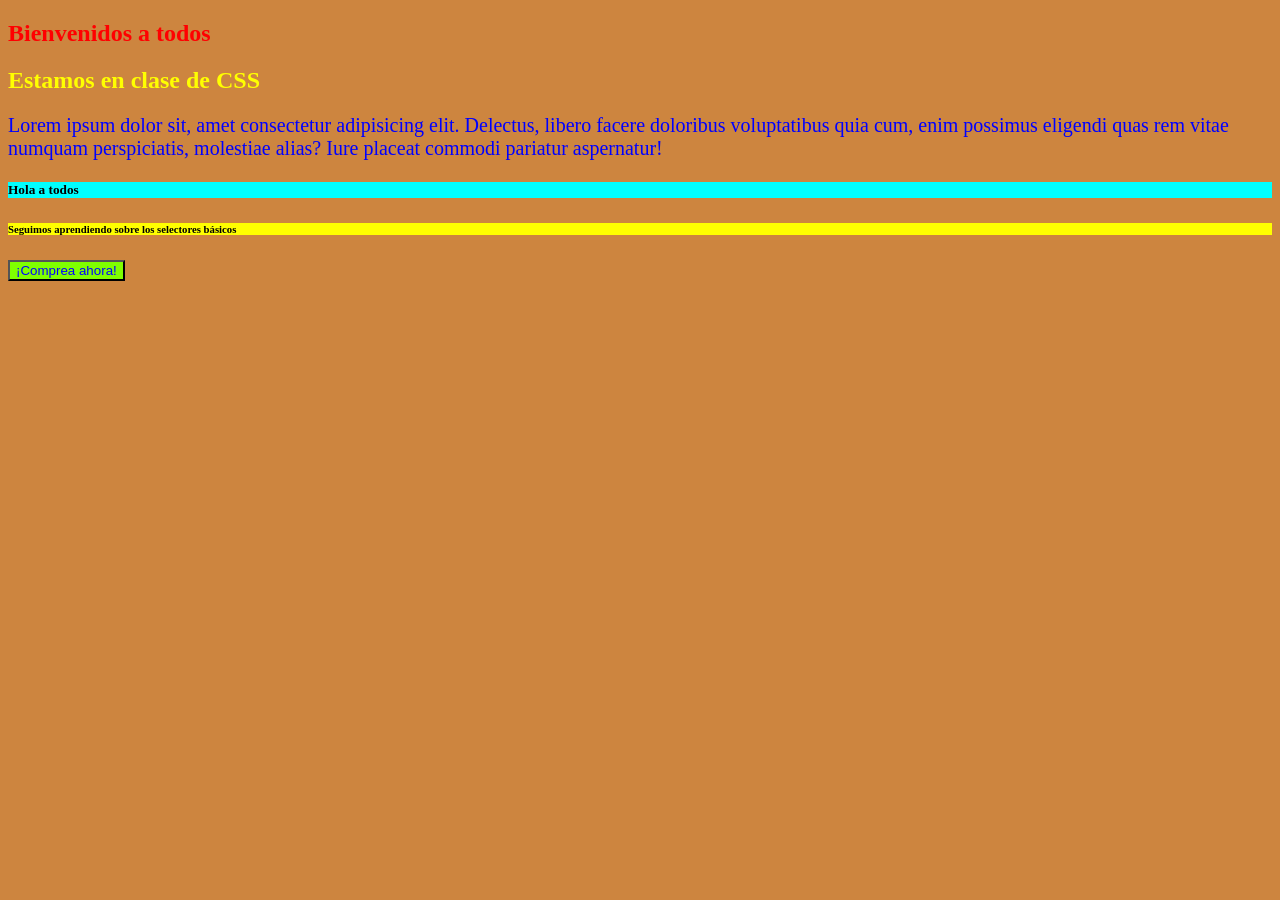
<file: dia01-01-css/index.html>
<!DOCTYPE html>
<html lang="en">
<head>
    <meta charset="UTF-8">
    <meta name="viewport" content="width=device-width, initial-scale=1.0">
    <title>CSS</title>
    <style>
    p {
            color: green;
            font-size: 20px;
        }
        h2 {
            color: orange;
        }
    </style>
    <link rel="stylesheet" href="estilos.css">
    
</head>
<body>
    <!--esto es un comentario ctrl  }-->
    <section>
        <h1 style="color: red;">Bienvenidos a todos</h1>
        <h2 style="color: yellow;">Estamos en clase de CSS</h2>
        <p>Lorem ipsum dolor sit, amet consectetur adipisicing elit. Delectus, libero facere doloribus voluptatibus quia cum, enim possimus eligendi quas rem vitae numquam perspiciatis, molestiae alias? Iure placeat commodi pariatur aspernatur!</p>
    </section>

    <section>
        <h5>Hola a todos</h5>
        <h6 id="estado">Seguimos aprendiendo sobre los selectores básicos</h6>
        <button class="btn texto-resaltado btn-verde">¡Comprea ahora!</button>
    </section>
</body>
</html>
</file>
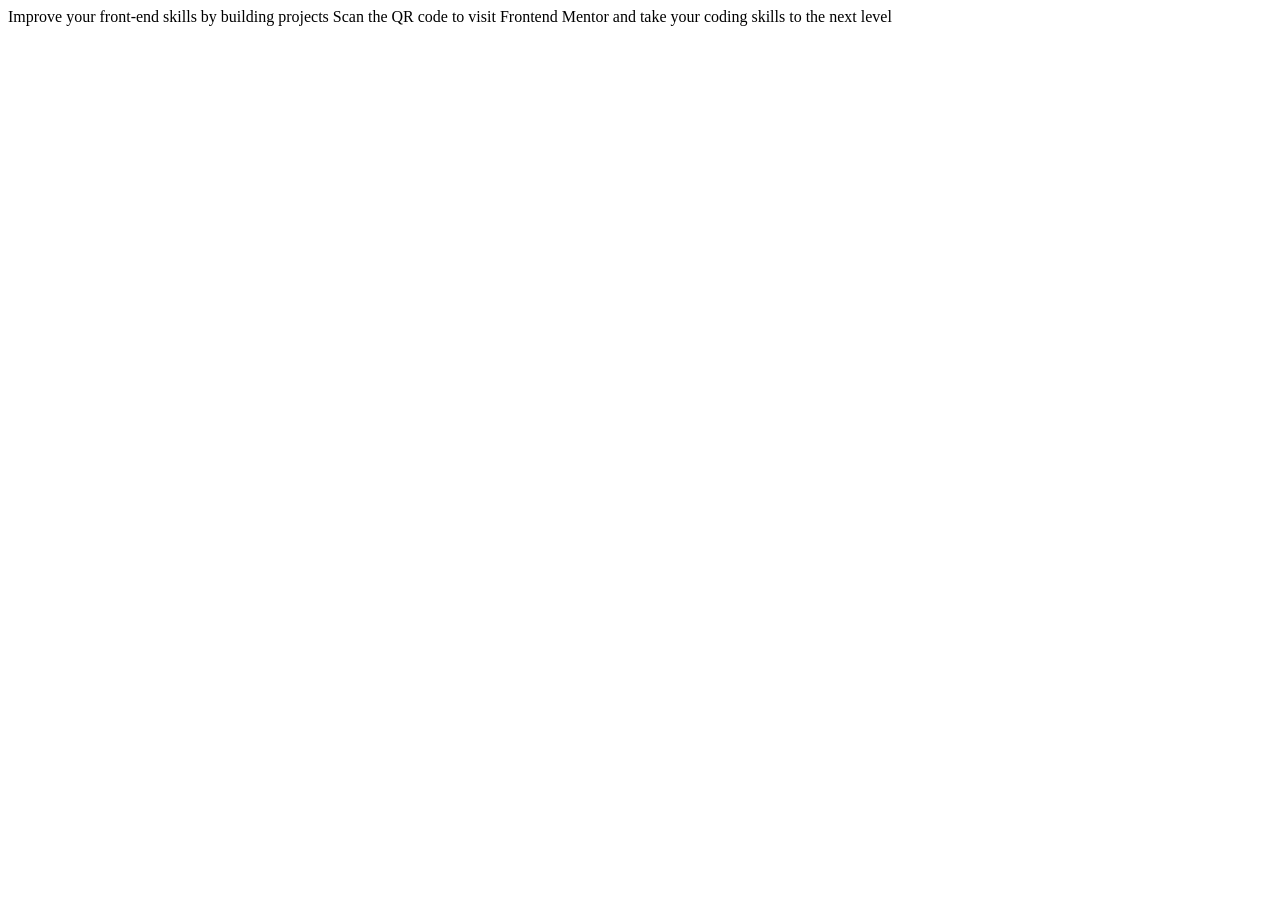
<file: dia01-02-css-qr-code/index.html>
<!DOCTYPE html>
<html lang="en">
<head>
  <meta charset="UTF-8">
  <meta name="viewport" content="width=device-width, initial-scale=1.0">
  <title>Document</title>
</head>
<body>
  Improve your front-end skills by building projects

  Scan the QR code to visit Frontend Mentor and take your coding skills to the next level
  
</body>
</html>
</file>
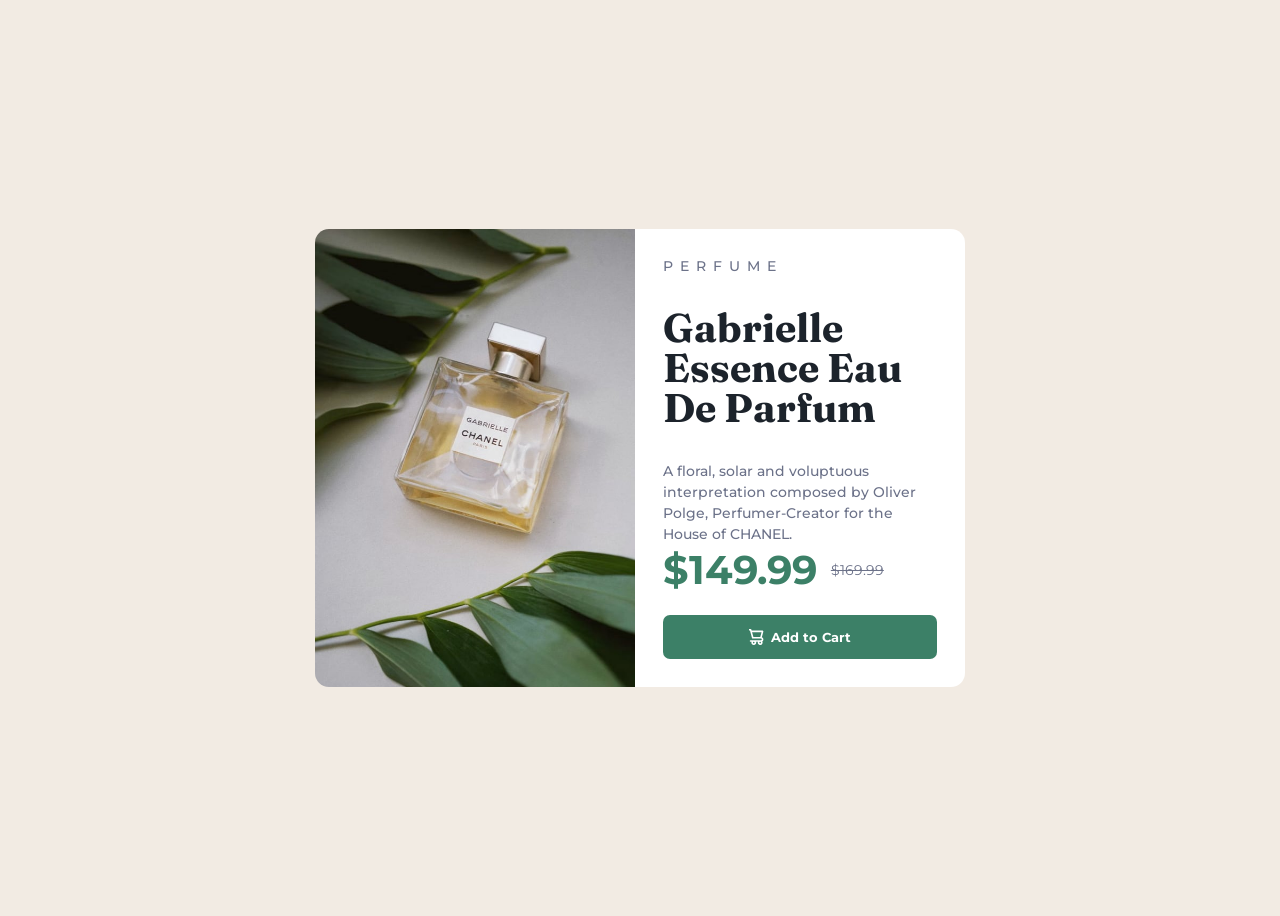
<file: dia02-04-html-css-producto/index.html>
<!DOCTYPE html>
<html lang="en">
<head>
  <meta charset="UTF-8">
  <meta name="viewport" content="width=device-width, initial-scale=1.0">
  <title>Producto</title>
<link rel="preconnect" href="https://fonts.googleapis.com">
<link rel="preconnect" href="https://fonts.gstatic.com" crossorigin>
<link href="https://fonts.googleapis.com/css2?family=Fraunces:ital,opsz,wght@0,9..144,100..900;1,9..144,100..900&family=Montserrat:ital,wght@0,100..900;1,100..900&display=swap" rel="stylesheet">
  <link rel="stylesheet" href="estilos.css">
</head>
<body>
  <main>
    <section class="photo">
        <!--<img src=images/image-product-desktop.jpg" alt=""> -->
    </section>
    <section class="content">
      <h2>Perfume</h2>

      <h1>Gabrielle Essence Eau De Parfum</h1>

      <p>A floral, solar and voluptuous interpretation composed by Oliver Polge,
        Perfumer-Creator for the House of CHANEL.</p>

        <div>
          <span>$149.99</span>
          <s>$169.99</s>
        </div>

        <button>
          <img src="images/icon-cart.svg" alt="">
          Add to Cart
        </button>
    </section>
  
  </main>
</body>
</html>
</file>
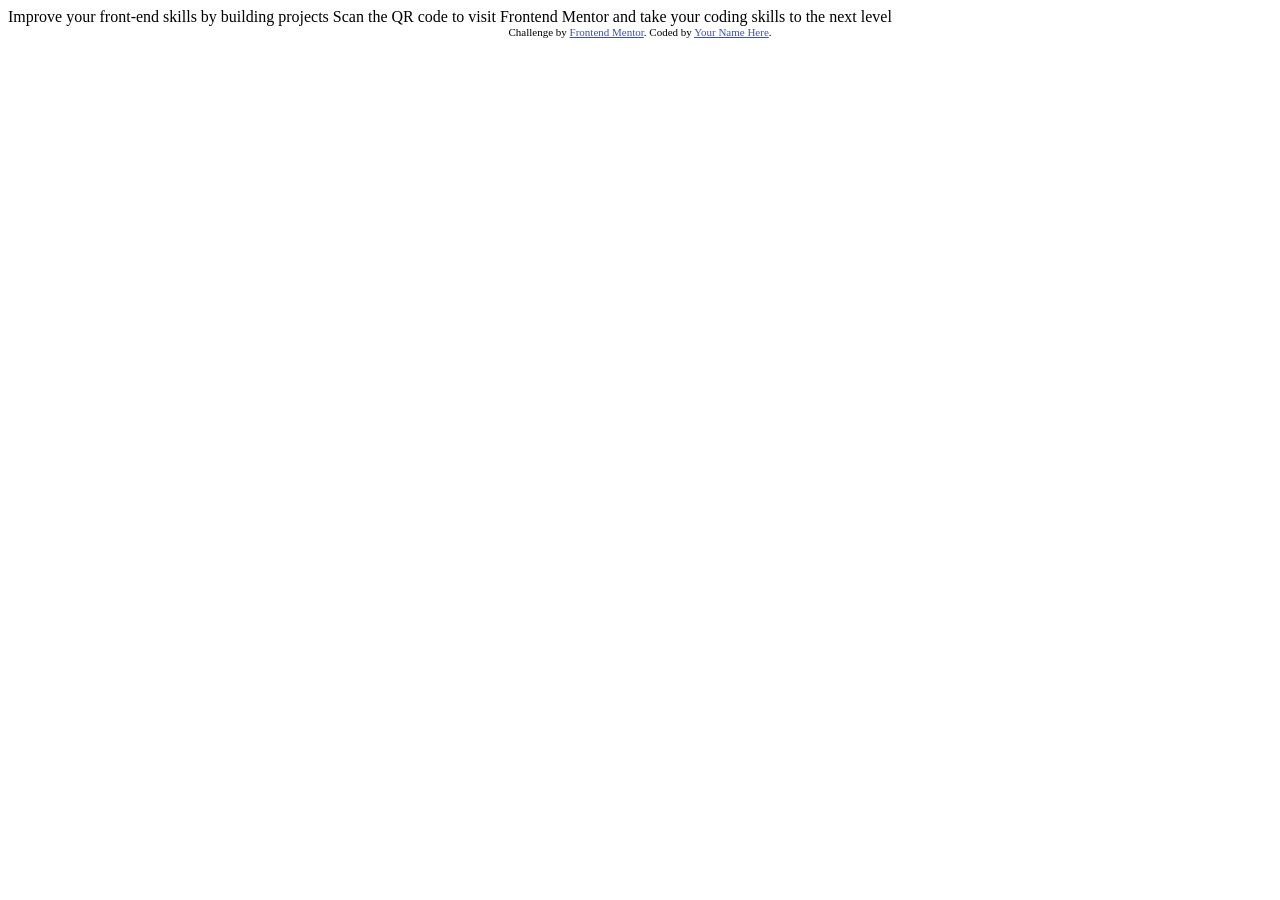
<file: dia01-02-css-qr-code/index copy.html>
<!DOCTYPE html>
<html lang="en">
<head>
  <meta charset="UTF-8">
  <meta name="viewport" content="width=device-width, initial-scale=1.0"> <!-- displays site properly based on user's device -->

  <link rel="icon" type="image/png" sizes="32x32" href="./images/favicon-32x32.png">
  
  <title>Frontend Mentor | QR code component</title>

  <!-- Feel free to remove these styles or customise in your own stylesheet 👍 -->
  <style>
    .attribution { font-size: 0.6875rem; text-align: center; }
    .attribution a { color: hsl(228, 45%, 44%); }
  </style>
</head>
<body>

  Improve your front-end skills by building projects

  Scan the QR code to visit Frontend Mentor and take your coding skills to the next level
  
  <footer class="attribution">
    Challenge by <a href="https://www.frontendmentor.io?ref=challenge">Frontend Mentor</a>. 
    Coded by <a href="#">Your Name Here</a>.
  </footer>
</body>
</html>
</file>
<file: dia01-01-css/estilos.css>
body {
    background-color: peru;
}

p {
    color: blue;
}


/* TODO: Añadan un background a la etiqueta h2, h3, h4 y cambien su tamaño a 50px */


h5 {
    background-color: aqua;
}

#estado {
    background-color: yellow;
}

.btn {
    background-color: red;
}

.texto-resaltado {
    color: blue;
}

.btn-verde {
    background-color: chartreuse;
}
</file>
<file: dia02-04-html-css-producto/estilos.css>
/*
 font-family: "Montserrat", sans-serif;
 font-family: "Fraunces", serif;
*/

 body {
    background-color: hsl(30, 38%, 92%);
    font-family: Montserrat, sans-serif;
    font-size: 14px;

    display: flex;
    justify-content: center; /* Alineamiento horizontal */
    align-items: center; /* Alineamiento vertical */
    height: 100vh;
 }

 main {
    /*border: 1px solid red;*/

    width: 650px;
    
    min-height: 400px;

    display: flex;
    
    border-radius: 14px;

    overflow: hidden;
 }

 
.photo {
    width: 350px;
    background-image: url("./images/image-product-desktop.jpg");
    background-size: cover;
}


.content {
    /*border: 3px solid blue;*/

    width: 300px;

    padding: 28px;

    background-color: white;
    
}

.content h2 {
    /*border: 1px solid green;*/
    
    margin: 0;  /* Espaciado externo, es un valor por defecto*/
    
    color: hsl(228, 12%, 48%);
    font-size: 14px;
    font-weight: 500;
    letter-spacing: 7px;
    text-transform: uppercase;
}


.content h1 {
    color: hsl(212, 21%, 14%);
    font-family: "Fraunces", serif;
    font-weight: 700;
    font-size: 40px;
    line-height: 1;

}

.content p {
    margin: 0;
    color: hsl(228, 12%, 48%);
    font-weight: 500;
    line-height: 1.5;
}

.content div {
    display: flex;
    gap: 14px;
    align-items: center;
}

.content span {
    color: red;
    font-weight: 700;
    font-size: 40px;
    color: hsl(158, 36%, 37%);
}

.content s {
    color:  hsl(228, 12%, 48%);
}



.content button {
    /* border: 1px solid red;*/

    border: none;
    background-color: hsl(158, 36%, 37%);
    color: white;

    font-family: "Montserrat", sans-serif;
    font-weight: 700;

    padding: 14px;
    width: 100%;
    border-radius: 7px;

    display: flex;
    justify-content: center;
    gap: 7px;

    margin-top: 21px;
}
</file>
